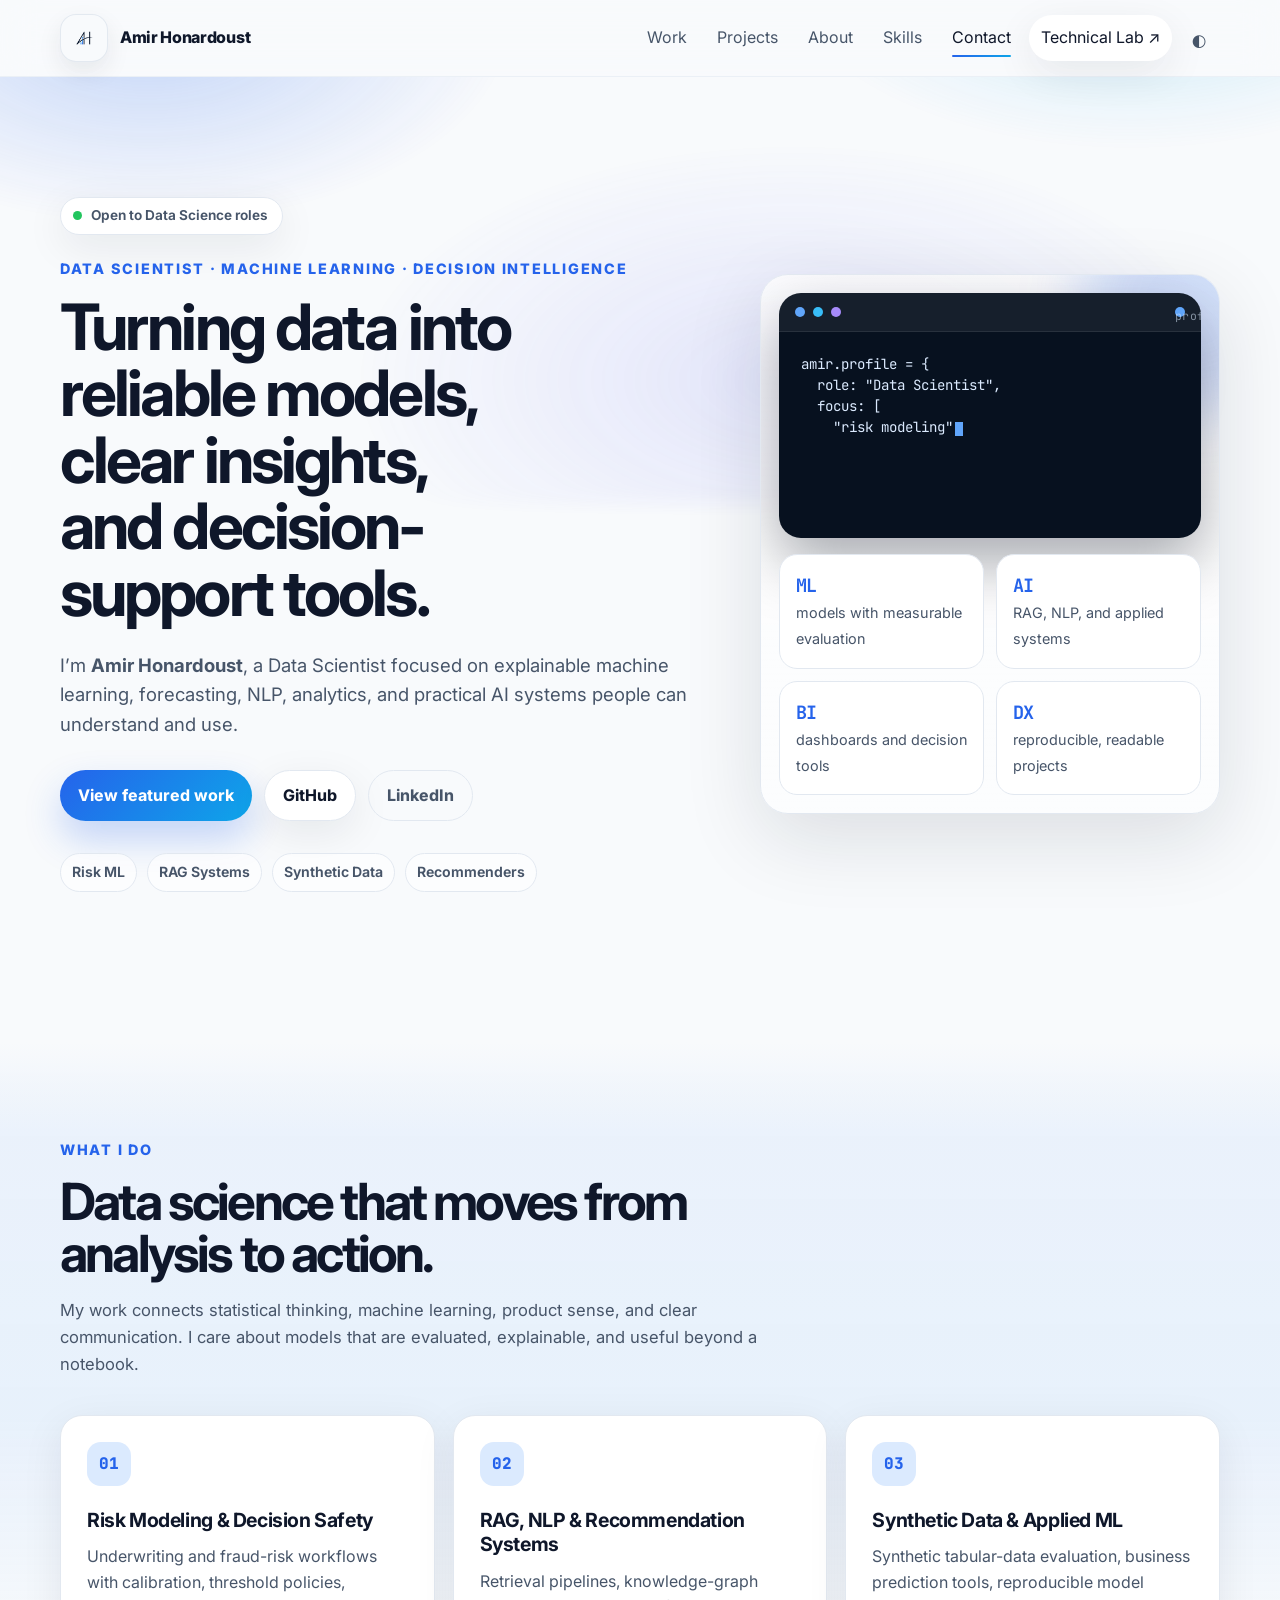
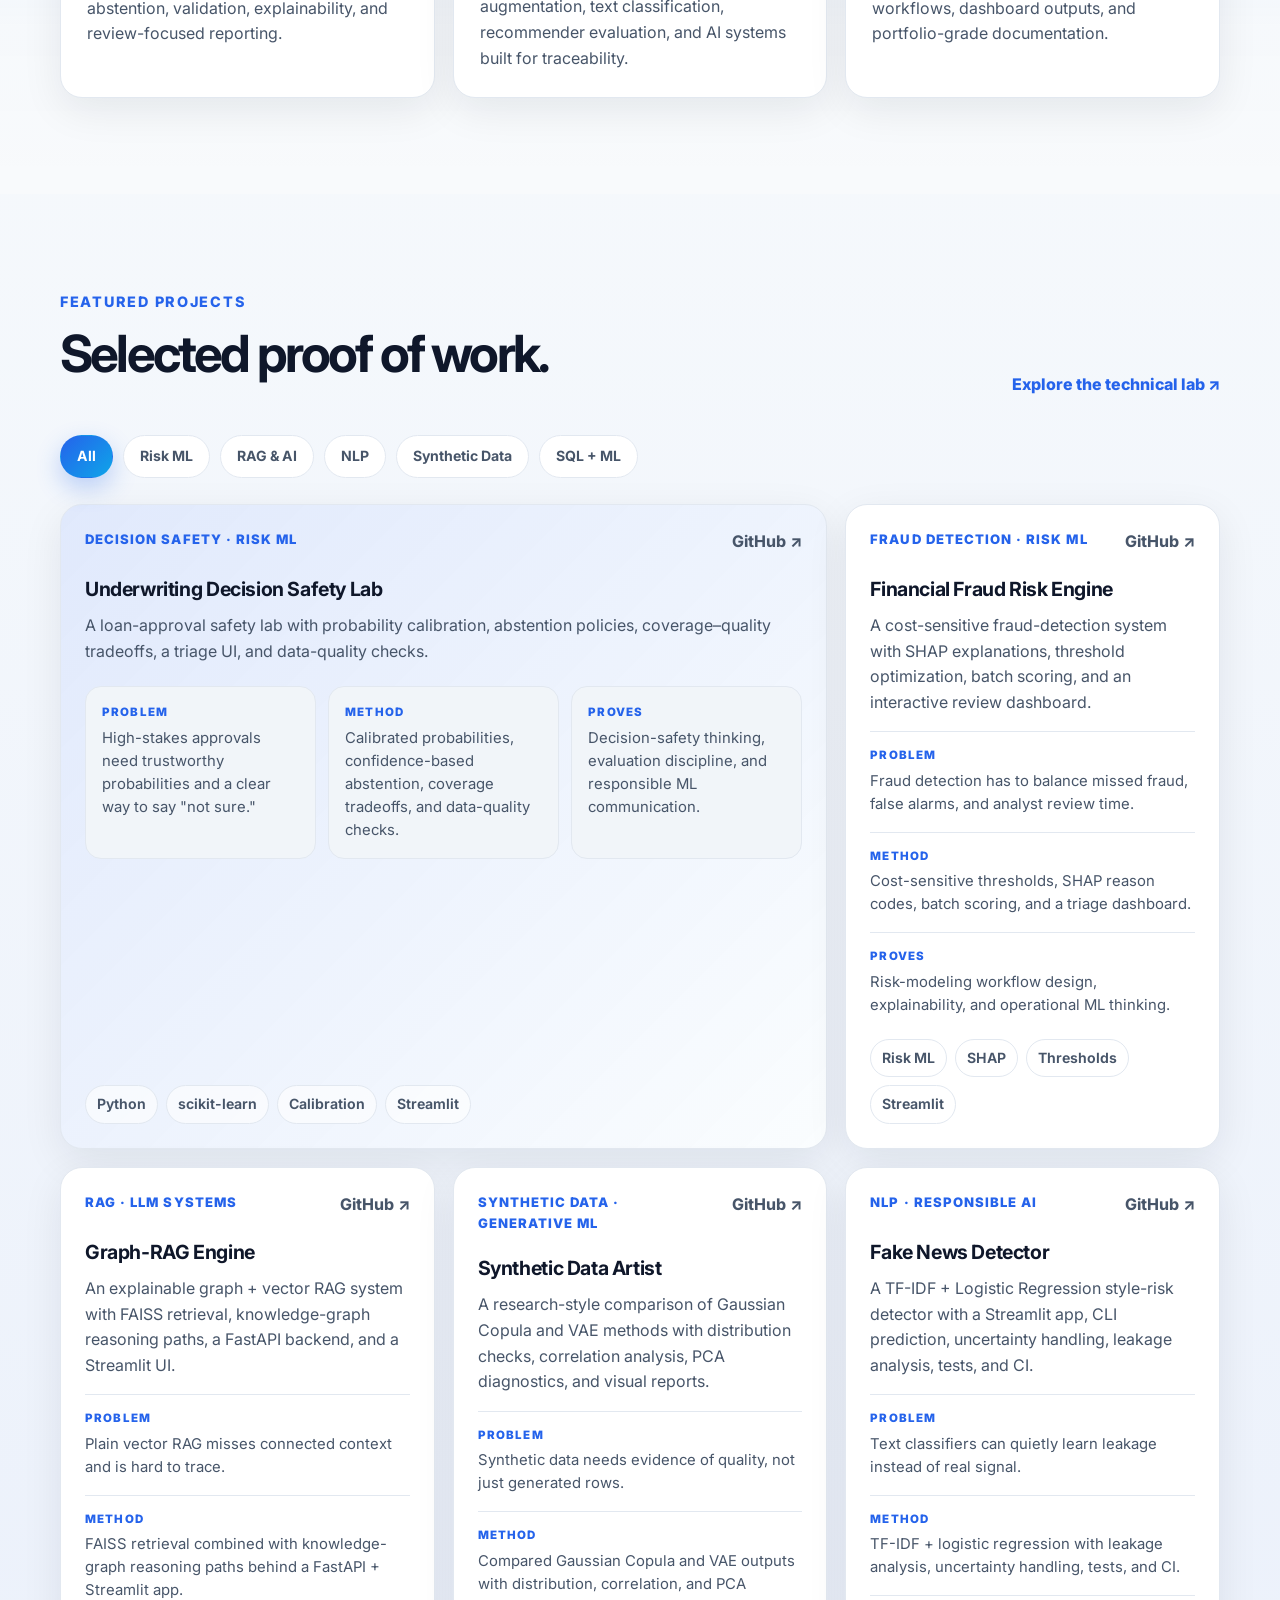
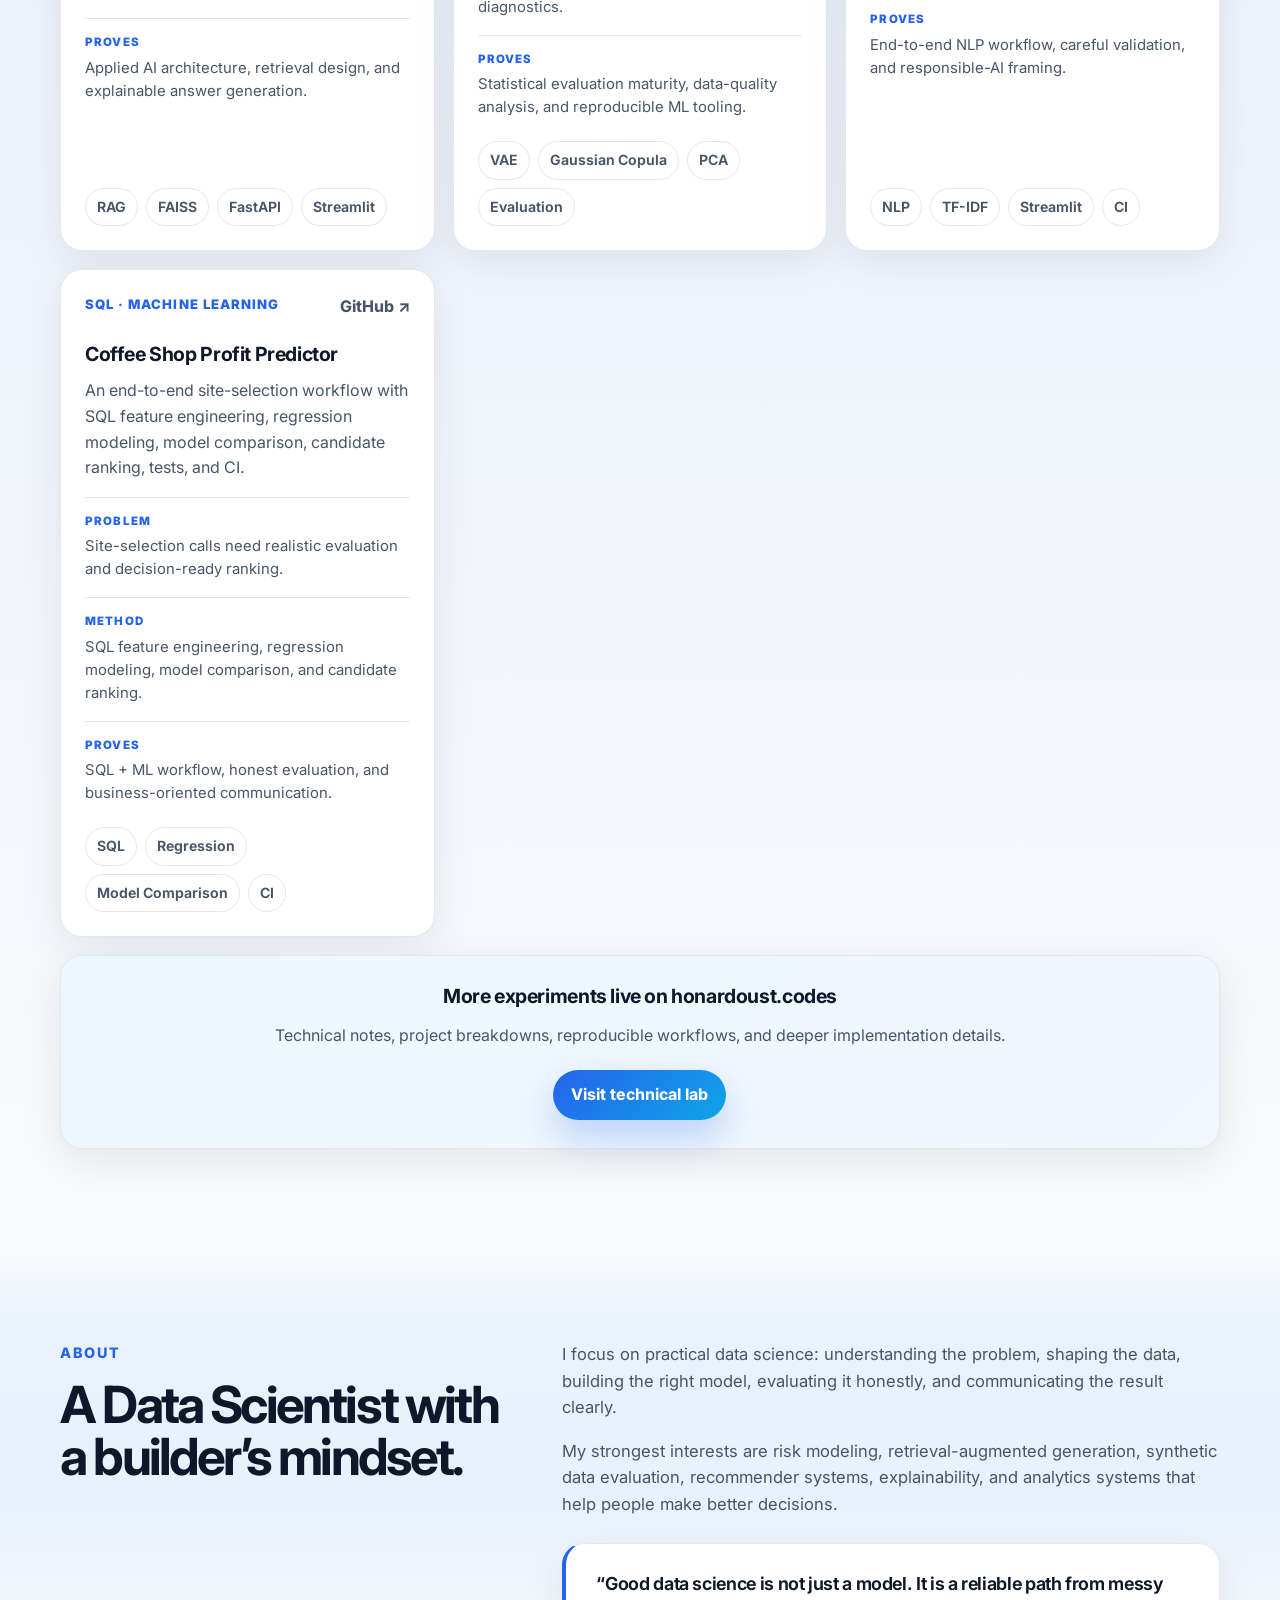
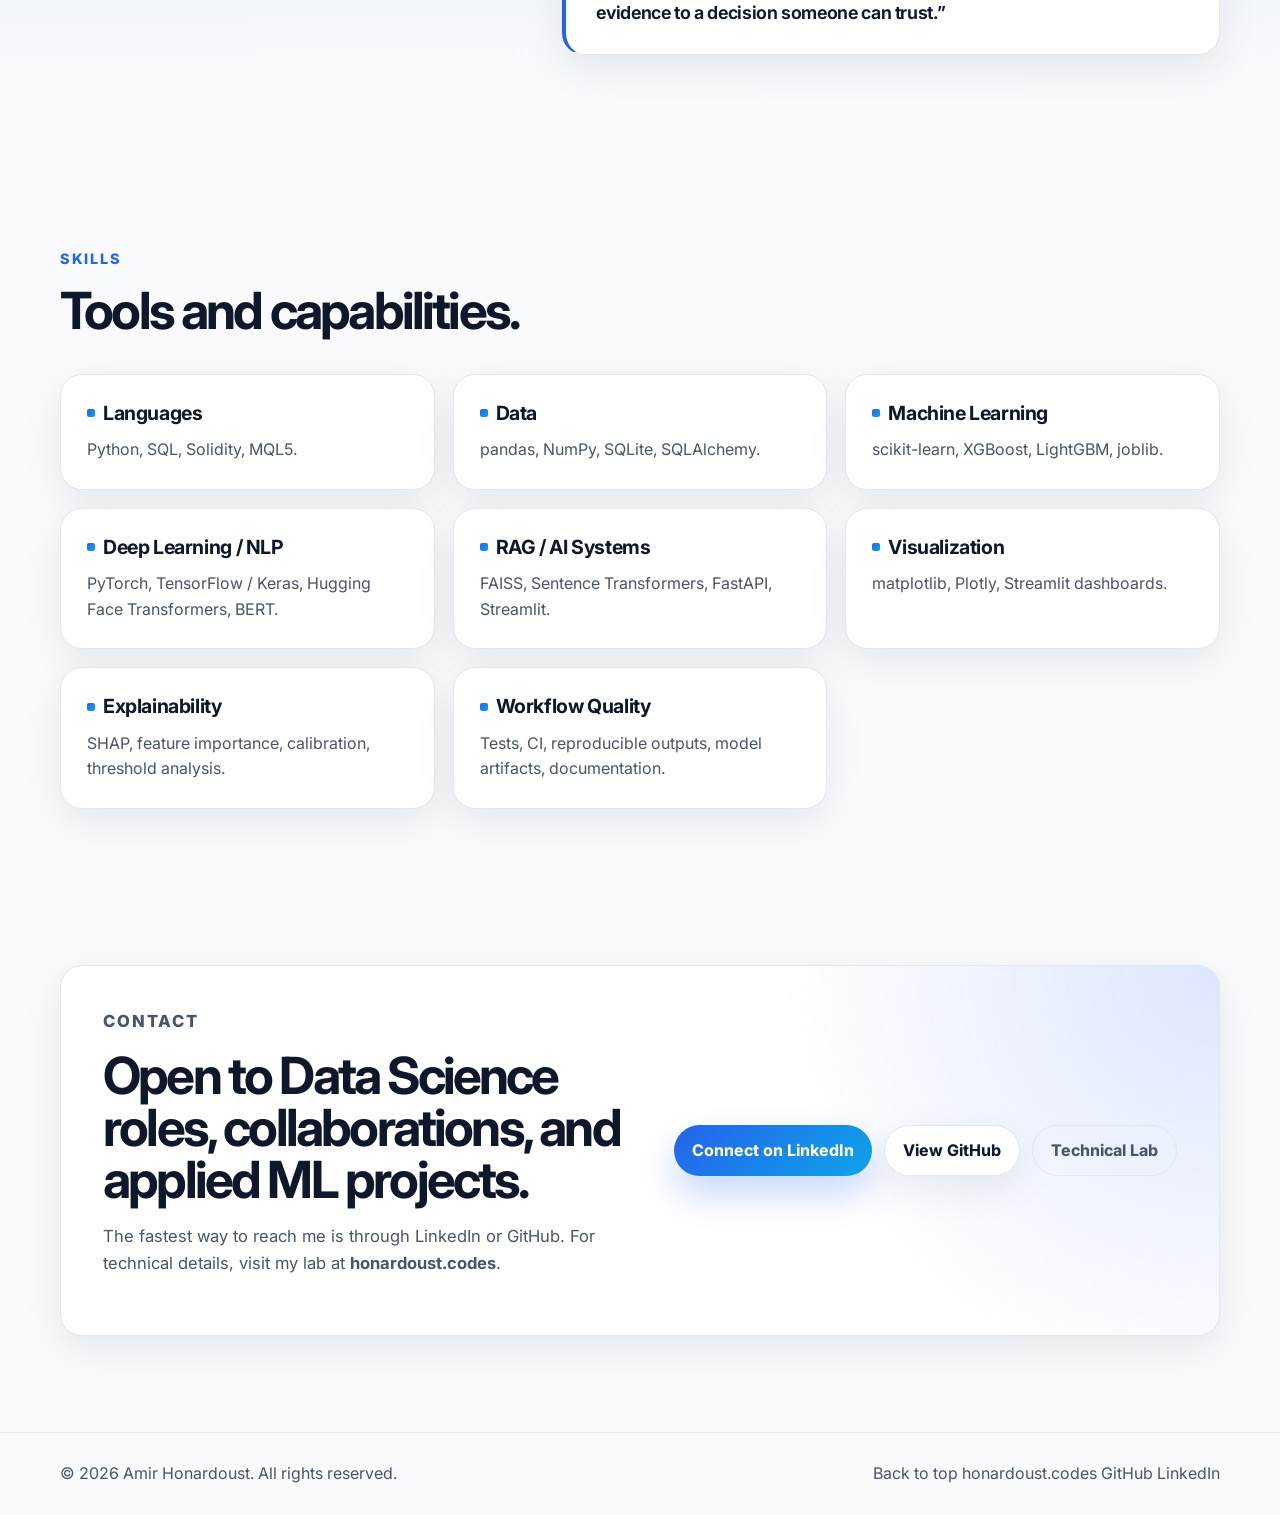
<file: index.html>
<!doctype html>
<html lang="en" data-theme="light">
<head>
  <meta charset="utf-8" />
  <meta name="viewport" content="width=device-width, initial-scale=1" />
  <title>Amir Honardoust | Data Scientist</title>
  <meta name="description" content="Amir Honardoust is a Data Scientist building applied ML, RAG, synthetic data, recommender systems, risk modeling, and decision-support tools." />
  <meta name="author" content="Amir Honardoust" />
  <meta name="theme-color" content="#2563eb" />

  <link rel="canonical" href="https://honardoust.me/" />
  <link rel="icon" type="image/png" sizes="512x512" href="assets/favicon.png?v=4">
  <link rel="apple-touch-icon" href="assets/apple-touch-icon.png?v=4">
  <link rel="manifest" href="assets/site.webmanifest">

  <meta property="og:title" content="Amir Honardoust | Data Scientist" />
  <meta property="og:description" content="Data Scientist building applied ML systems, RAG workflows, risk models, recommender systems, and analytics products that turn data into decisions." />
  <meta property="og:type" content="website" />
  <meta property="og:url" content="https://honardoust.me/" />
  <meta property="og:image" content="https://honardoust.me/assets/og-image.png" />

  <meta name="twitter:card" content="summary_large_image" />
  <meta name="twitter:title" content="Amir Honardoust | Data Scientist" />
  <meta name="twitter:description" content="Data Scientist building applied ML, RAG, risk, and decision-support systems." />

  <link rel="preconnect" href="https://fonts.googleapis.com" />
  <link rel="preconnect" href="https://fonts.gstatic.com" crossorigin />
  <link href="https://fonts.googleapis.com/css2?family=Inter:wght@400;500;600;700;800&family=JetBrains+Mono:wght@500;700&display=swap" rel="stylesheet" />
  <link rel="stylesheet" href="styles.css" />

  <script type="application/ld+json">
  {
    "@context": "https://schema.org",
    "@type": "Person",
    "name": "Amir Honardoust",
    "url": "https://honardoust.me/",
    "jobTitle": "Data Scientist",
    "sameAs": [
      "https://github.com/AmirhosseinHonardoust",
      "https://www.linkedin.com/in/honardoust/",
      "https://honardoust.codes/"
    ],
    "knowsAbout": [
      "Data Science",
      "Machine Learning",
      "Risk Modeling",
      "Natural Language Processing",
      "Retrieval-Augmented Generation",
      "Synthetic Data",
      "Recommender Systems",
      "Explainable AI",
      "Analytics",
      "Python",
      "SQL"
    ]
  }
  </script>
</head>

<body>
  <div class="scroll-progress" aria-hidden="true"></div>
  <a class="skip-link" href="#main">Skip to content</a>

  <header class="site-header" id="top">
    <nav class="nav container" aria-label="Primary navigation">
      <a class="brand" href="#top" aria-label="Amir Honardoust home">
        <span class="brand-logo-card" aria-hidden="true">
          <img class="brand-logo-image" src="assets/logo-icon.png" alt="">
        </span>
        <span class="brand-text">Amir Honardoust</span>
      </a>

      <button class="nav-toggle" type="button" aria-expanded="false" aria-controls="nav-menu">
        <span class="sr-only">Open menu</span>
        <span></span><span></span><span></span>
      </button>

      <div class="nav-menu" id="nav-menu">
        <a href="#work">Work</a>
        <a href="#projects">Projects</a>
        <a href="#about">About</a>
        <a href="#skills">Skills</a>
        <a href="#contact">Contact</a>
        <a class="nav-lab" href="https://honardoust.codes/" target="_blank" rel="noopener">Technical Lab ↗</a>
        <button class="theme-toggle" type="button" aria-label="Toggle dark mode">
          <span class="theme-icon">◐</span>
        </button>
      </div>
    </nav>
  </header>

  <main id="main">
    <section class="hero section">
      <div class="hero-aurora" aria-hidden="true"></div>
      <div class="container hero-grid">
        <div class="hero-copy" data-reveal>
          <span class="availability"><span class="dot" aria-hidden="true"></span>Open to Data Science roles</span>
          <p class="eyebrow">Data Scientist · Machine Learning · Decision Intelligence</p>
          <h1>Turning data into reliable models, clear insights, and decision-support tools.</h1>
          <p class="hero-lede">
            I’m <strong>Amir Honardoust</strong>, a Data Scientist focused on explainable machine learning,
            forecasting, NLP, analytics, and practical AI systems people can understand and use.
          </p>

          <div class="hero-actions">
            <a class="btn btn-primary" href="#projects">View featured work</a>
            <a class="btn btn-secondary" href="https://github.com/AmirhosseinHonardoust" target="_blank" rel="noopener">GitHub</a>
            <a class="btn btn-ghost" href="https://www.linkedin.com/in/honardoust/" target="_blank" rel="noopener">LinkedIn</a>
          </div>

          <div class="signal-row" aria-label="Professional focus areas">
            <span>Risk ML</span>
            <span>RAG Systems</span>
            <span>Synthetic Data</span>
            <span>Recommenders</span>
          </div>
        </div>

        <aside class="hero-card" aria-label="Profile summary" data-reveal>
          <div class="card-glow"></div>
          <div class="mini-terminal">
            <div class="terminal-top">
              <span></span><span></span><span></span>
              <span class="terminal-file">profile.py</span>
            </div>
            <pre><code class="terminal-code" data-typed>amir.profile = {
  role: "Data Scientist",
  focus: [
    "risk modeling",
    "RAG systems",
    "synthetic data",
    "recommenders"
  ],
  output: "decisions"
}</code></pre>
          </div>

          <div class="metrics-grid" data-reveal-stagger>
            <div>
              <strong>ML</strong>
              <span>models with measurable evaluation</span>
            </div>
            <div>
              <strong>AI</strong>
              <span>RAG, NLP, and applied systems</span>
            </div>
            <div>
              <strong>BI</strong>
              <span>dashboards and decision tools</span>
            </div>
            <div>
              <strong>DX</strong>
              <span>reproducible, readable projects</span>
            </div>
          </div>
        </aside>
      </div>
    </section>

    <section class="section section-soft" id="work">
      <div class="container">
        <div class="section-heading" data-reveal>
          <p class="eyebrow">What I do</p>
          <h2>Data science that moves from analysis to action.</h2>
          <p>
            My work connects statistical thinking, machine learning, product sense, and clear communication.
            I care about models that are evaluated, explainable, and useful beyond a notebook.
          </p>
        </div>

        <div class="work-grid" data-reveal-stagger>
          <article class="work-card">
            <div class="icon-box">01</div>
            <h3>Risk Modeling & Decision Safety</h3>
            <p>
              Underwriting and fraud-risk workflows with calibration, threshold policies,
              abstention, validation, explainability, and review-focused reporting.
            </p>
          </article>

          <article class="work-card">
            <div class="icon-box">02</div>
            <h3>RAG, NLP & Recommendation Systems</h3>
            <p>
              Retrieval pipelines, knowledge-graph augmentation, text classification,
              recommender evaluation, and AI systems built for traceability.
            </p>
          </article>

          <article class="work-card">
            <div class="icon-box">03</div>
            <h3>Synthetic Data & Applied ML</h3>
            <p>
              Synthetic tabular-data evaluation, business prediction tools, reproducible
              model workflows, dashboard outputs, and portfolio-grade documentation.
            </p>
          </article>
        </div>
      </div>
    </section>

    <section class="section projects-section" id="projects">
      <div class="container">
        <div class="section-heading row-heading" data-reveal>
          <div>
            <p class="eyebrow">Featured projects</p>
            <h2>Selected proof of work.</h2>
          </div>
          <a class="text-link" href="https://honardoust.codes/" target="_blank" rel="noopener">Explore the technical lab ↗</a>
        </div>

        <div class="project-filters" role="group" aria-label="Filter projects by area" data-reveal>
          <button class="filter-chip is-active" type="button" data-filter="all" aria-pressed="true">All</button>
          <button class="filter-chip" type="button" data-filter="risk" aria-pressed="false">Risk ML</button>
          <button class="filter-chip" type="button" data-filter="ai" aria-pressed="false">RAG &amp; AI</button>
          <button class="filter-chip" type="button" data-filter="nlp" aria-pressed="false">NLP</button>
          <button class="filter-chip" type="button" data-filter="data" aria-pressed="false">Synthetic Data</button>
          <button class="filter-chip" type="button" data-filter="sql" aria-pressed="false">SQL + ML</button>
        </div>

        <div class="project-grid">
          <article class="project-card featured" data-categories="risk">
            <div class="project-top">
              <p class="project-kicker">Decision Safety · Risk ML</p>
              <a href="https://github.com/AmirhosseinHonardoust/Underwriting-Decision-Safety-Lab" target="_blank" rel="noopener">GitHub ↗</a>
            </div>
            <h3>Underwriting Decision Safety Lab</h3>
            <p>
              A loan-approval safety lab with probability calibration, abstention policies,
              coverage–quality tradeoffs, a triage UI, and data-quality checks.
            </p>

            <div class="project-meta-grid">
              <div class="project-meta">
                <span>Problem</span>
                <p>High-stakes approvals need trustworthy probabilities and a clear way to say "not sure."</p>
              </div>
              <div class="project-meta">
                <span>Method</span>
                <p>Calibrated probabilities, confidence-based abstention, coverage tradeoffs, and data-quality checks.</p>
              </div>
              <div class="project-meta">
                <span>Proves</span>
                <p>Decision-safety thinking, evaluation discipline, and responsible ML communication.</p>
              </div>
            </div>

            <div class="tag-row">
              <span>Python</span><span>scikit-learn</span><span>Calibration</span><span>Streamlit</span>
            </div>
          </article>

          <article class="project-card" data-categories="risk">
            <div class="project-top">
              <p class="project-kicker">Fraud Detection · Risk ML</p>
              <a href="https://github.com/AmirhosseinHonardoust/Financial-Fraud-Risk-Engine" target="_blank" rel="noopener">GitHub ↗</a>
            </div>
            <h3>Financial Fraud Risk Engine</h3>
            <p>
              A cost-sensitive fraud-detection system with SHAP explanations, threshold optimization,
              batch scoring, and an interactive review dashboard.
            </p>

            <div class="project-meta">
              <span>Problem</span>
              <p>Fraud detection has to balance missed fraud, false alarms, and analyst review time.</p>
            </div>
            <div class="project-meta">
              <span>Method</span>
              <p>Cost-sensitive thresholds, SHAP reason codes, batch scoring, and a triage dashboard.</p>
            </div>
            <div class="project-meta">
              <span>Proves</span>
              <p>Risk-modeling workflow design, explainability, and operational ML thinking.</p>
            </div>

            <div class="tag-row">
              <span>Risk ML</span><span>SHAP</span><span>Thresholds</span><span>Streamlit</span>
            </div>
          </article>

          <article class="project-card" data-categories="ai">
            <div class="project-top">
              <p class="project-kicker">RAG · LLM Systems</p>
              <a href="https://github.com/AmirhosseinHonardoust/Graph-RAG-Engine" target="_blank" rel="noopener">GitHub ↗</a>
            </div>
            <h3>Graph-RAG Engine</h3>
            <p>
              An explainable graph + vector RAG system with FAISS retrieval, knowledge-graph reasoning paths,
              a FastAPI backend, and a Streamlit UI.
            </p>

            <div class="project-meta">
              <span>Problem</span>
              <p>Plain vector RAG misses connected context and is hard to trace.</p>
            </div>
            <div class="project-meta">
              <span>Method</span>
              <p>FAISS retrieval combined with knowledge-graph reasoning paths behind a FastAPI + Streamlit app.</p>
            </div>
            <div class="project-meta">
              <span>Proves</span>
              <p>Applied AI architecture, retrieval design, and explainable answer generation.</p>
            </div>

            <div class="tag-row">
              <span>RAG</span><span>FAISS</span><span>FastAPI</span><span>Streamlit</span>
            </div>
          </article>

          <article class="project-card" data-categories="data">
            <div class="project-top">
              <p class="project-kicker">Synthetic Data · Generative ML</p>
              <a href="https://github.com/AmirhosseinHonardoust/Synthetic-Data-Artist" target="_blank" rel="noopener">GitHub ↗</a>
            </div>
            <h3>Synthetic Data Artist</h3>
            <p>
              A research-style comparison of Gaussian Copula and VAE methods with distribution checks,
              correlation analysis, PCA diagnostics, and visual reports.
            </p>

            <div class="project-meta">
              <span>Problem</span>
              <p>Synthetic data needs evidence of quality, not just generated rows.</p>
            </div>
            <div class="project-meta">
              <span>Method</span>
              <p>Compared Gaussian Copula and VAE outputs with distribution, correlation, and PCA diagnostics.</p>
            </div>
            <div class="project-meta">
              <span>Proves</span>
              <p>Statistical evaluation maturity, data-quality analysis, and reproducible ML tooling.</p>
            </div>

            <div class="tag-row">
              <span>VAE</span><span>Gaussian Copula</span><span>PCA</span><span>Evaluation</span>
            </div>
          </article>

          <article class="project-card" data-categories="nlp">
            <div class="project-top">
              <p class="project-kicker">NLP · Responsible AI</p>
              <a href="https://github.com/AmirhosseinHonardoust/Fake-News-Detector" target="_blank" rel="noopener">GitHub ↗</a>
            </div>
            <h3>Fake News Detector</h3>
            <p>
              A TF-IDF + Logistic Regression style-risk detector with a Streamlit app, CLI prediction,
              uncertainty handling, leakage analysis, tests, and CI.
            </p>

            <div class="project-meta">
              <span>Problem</span>
              <p>Text classifiers can quietly learn leakage instead of real signal.</p>
            </div>
            <div class="project-meta">
              <span>Method</span>
              <p>TF-IDF + logistic regression with leakage analysis, uncertainty handling, tests, and CI.</p>
            </div>
            <div class="project-meta">
              <span>Proves</span>
              <p>End-to-end NLP workflow, careful validation, and responsible-AI framing.</p>
            </div>

            <div class="tag-row">
              <span>NLP</span><span>TF-IDF</span><span>Streamlit</span><span>CI</span>
            </div>
          </article>

          <article class="project-card" data-categories="sql">
            <div class="project-top">
              <p class="project-kicker">SQL · Machine Learning</p>
              <a href="https://github.com/AmirhosseinHonardoust/Coffee-Shop-Profit-Predictor" target="_blank" rel="noopener">GitHub ↗</a>
            </div>
            <h3>Coffee Shop Profit Predictor</h3>
            <p>
              An end-to-end site-selection workflow with SQL feature engineering, regression modeling,
              model comparison, candidate ranking, tests, and CI.
            </p>

            <div class="project-meta">
              <span>Problem</span>
              <p>Site-selection calls need realistic evaluation and decision-ready ranking.</p>
            </div>
            <div class="project-meta">
              <span>Method</span>
              <p>SQL feature engineering, regression modeling, model comparison, and candidate ranking.</p>
            </div>
            <div class="project-meta">
              <span>Proves</span>
              <p>SQL + ML workflow, honest evaluation, and business-oriented communication.</p>
            </div>

            <div class="tag-row">
              <span>SQL</span><span>Regression</span><span>Model Comparison</span><span>CI</span>
            </div>
          </article>

          <article class="project-card cta-card">
            <h3>More experiments live on honardoust.codes</h3>
            <p>
              Technical notes, project breakdowns, reproducible workflows, and deeper implementation details.
            </p>
            <a class="btn btn-primary" href="https://honardoust.codes/" target="_blank" rel="noopener">Visit technical lab</a>
          </article>
        </div>
      </div>
    </section>

    <section class="section section-soft" id="about">
      <div class="container about-grid" data-reveal>
        <div>
          <p class="eyebrow">About</p>
          <h2>A Data Scientist with a builder’s mindset.</h2>
        </div>

        <div class="about-copy">
          <p>
            I focus on practical data science: understanding the problem, shaping the data,
            building the right model, evaluating it honestly, and communicating the result clearly.
          </p>
          <p>
            My strongest interests are risk modeling, retrieval-augmented generation,
            synthetic data evaluation, recommender systems, explainability, and analytics systems that help people make better decisions.
          </p>

          <div class="quote-card">
            <p>
              “Good data science is not just a model. It is a reliable path from messy evidence
              to a decision someone can trust.”
            </p>
          </div>
        </div>
      </div>
    </section>

    <section class="section" id="skills">
      <div class="container">
        <div class="section-heading" data-reveal>
          <p class="eyebrow">Skills</p>
          <h2>Tools and capabilities.</h2>
        </div>

        <div class="skills-grid" data-reveal-stagger>
          <div class="skill-group">
            <h3>Languages</h3>
            <p>Python, SQL, Solidity, MQL5.</p>
          </div>
          <div class="skill-group">
            <h3>Data</h3>
            <p>pandas, NumPy, SQLite, SQLAlchemy.</p>
          </div>
          <div class="skill-group">
            <h3>Machine Learning</h3>
            <p>scikit-learn, XGBoost, LightGBM, joblib.</p>
          </div>
          <div class="skill-group">
            <h3>Deep Learning / NLP</h3>
            <p>PyTorch, TensorFlow / Keras, Hugging Face Transformers, BERT.</p>
          </div>
          <div class="skill-group">
            <h3>RAG / AI Systems</h3>
            <p>FAISS, Sentence Transformers, FastAPI, Streamlit.</p>
          </div>
          <div class="skill-group">
            <h3>Visualization</h3>
            <p>matplotlib, Plotly, Streamlit dashboards.</p>
          </div>
          <div class="skill-group">
            <h3>Explainability</h3>
            <p>SHAP, feature importance, calibration, threshold analysis.</p>
          </div>
          <div class="skill-group">
            <h3>Workflow Quality</h3>
            <p>Tests, CI, reproducible outputs, model artifacts, documentation.</p>
          </div>
        </div>
      </div>
    </section>

    <section class="section contact-section" id="contact">
      <div class="container contact-card" data-reveal>
        <div>
          <p class="eyebrow">Contact</p>
          <h2>Open to Data Science roles, collaborations, and applied ML projects.</h2>
          <p>
            The fastest way to reach me is through LinkedIn or GitHub. For technical details,
            visit my lab at <strong>honardoust.codes</strong>.
          </p>
        </div>

        <div class="contact-actions">
          <a class="btn btn-primary" href="https://www.linkedin.com/in/honardoust/" target="_blank" rel="noopener">Connect on LinkedIn</a>
          <a class="btn btn-secondary" href="https://github.com/AmirhosseinHonardoust" target="_blank" rel="noopener">View GitHub</a>
          <a class="btn btn-ghost" href="https://honardoust.codes/" target="_blank" rel="noopener">Technical Lab</a>
        </div>
      </div>
    </section>
  </main>

  <footer class="site-footer">
    <div class="container footer-grid">
      <p>© <span id="year"></span> Amir Honardoust. All rights reserved.</p>
      <div class="footer-links">
        <a href="#top" class="back-to-top">Back to top</a>
        <a href="https://honardoust.codes/" target="_blank" rel="noopener">honardoust.codes</a>
        <a href="https://github.com/AmirhosseinHonardoust" target="_blank" rel="noopener">GitHub</a>
        <a href="https://www.linkedin.com/in/honardoust/" target="_blank" rel="noopener">LinkedIn</a>
      </div>
    </div>
  </footer>

  <script src="script.js"></script>
</body>
</html>
</file>
<file: styles.css>
:root {
  --bg: #f8fafc;
  --bg-soft: #eef6ff;
  --surface: #ffffff;
  --surface-2: #f1f5f9;
  --text: #0f172a;
  --muted: #475569;
  --muted-2: #64748b;
  --border: #e2e8f0;
  --accent: #2563eb;
  --accent-2: #0ea5e9;
  --accent-soft: #dbeafe;
  --shadow: 0 24px 80px rgba(15, 23, 42, 0.12);
  --shadow-soft: 0 12px 40px rgba(15, 23, 42, 0.08);
  --ring: 0 0 0 3px rgba(37, 99, 235, 0.35);
  --radius-xl: 28px;
  --radius-lg: 22px;
  --radius-md: 16px;
  --container: 1160px;
}

html[data-theme="dark"] {
  --bg: #08111f;
  --bg-soft: #0d1728;
  --surface: #101c2f;
  --surface-2: #0f1a2b;
  --text: #e5edf8;
  --muted: #a7b4c7;
  --muted-2: #8292aa;
  --border: #22314a;
  --accent: #60a5fa;
  --accent-2: #38bdf8;
  --accent-soft: rgba(96, 165, 250, 0.16);
  --shadow: 0 24px 80px rgba(0, 0, 0, 0.34);
  --shadow-soft: 0 12px 40px rgba(0, 0, 0, 0.24);
  --ring: 0 0 0 3px rgba(96, 165, 250, 0.4);
}

* {
  box-sizing: border-box;
}

html {
  scroll-behavior: smooth;
  scroll-padding-top: 90px;
}

body {
  margin: 0;
  background: var(--bg);
  color: var(--text);
  font-family: Inter, system-ui, -apple-system, BlinkMacSystemFont, "Segoe UI", sans-serif;
  line-height: 1.6;
  transition: background 200ms ease, color 200ms ease;
}

a {
  color: inherit;
  text-decoration: none;
}

button,
input,
textarea,
select {
  font: inherit;
}

:focus-visible {
  outline: none;
  box-shadow: var(--ring);
  border-radius: 10px;
}

.container {
  width: min(100% - 40px, var(--container));
  margin-inline: auto;
}

.section {
  padding: 96px 0;
}

/* ----------------------------------------------------------
   Soft sections
   ---------------------------------------------------------- */
.section-soft {
  position: relative;
  background:
    linear-gradient(
      180deg,
      rgba(96, 165, 250, 0.085) 0%,
      rgba(96, 165, 250, 0.11) 50%,
      rgba(96, 165, 250, 0.01) 78%,
      transparent 100%
    ),
    var(--bg);
  border-block: 0;
}

.section-soft::before,
.section-soft::after {
  content: "";
  position: absolute;
  left: 0;
  right: 0;
  height: 90px;
  pointer-events: none;
  z-index: 0;
}

.section-soft::before {
  top: 0;
  background: linear-gradient(180deg, var(--bg), transparent);
}

.section-soft::after {
  bottom: 0;
  background: linear-gradient(0deg, var(--bg), transparent);
}

.section-soft > .container {
  position: relative;
  z-index: 1;
}

html[data-theme="dark"] .section-soft {
  background:
    linear-gradient(
      180deg,
      rgba(96, 165, 250, 0.08) 0%,
      rgba(96, 165, 250, 0.04) 42%,
      rgba(96, 165, 250, 0.015) 74%,
      transparent 100%
    ),
    var(--bg);
}

/* ----------------------------------------------------------
   Skip link / sr-only
   ---------------------------------------------------------- */
.skip-link {
  position: absolute;
  left: -999px;
  top: 16px;
  z-index: 100;
  background: var(--accent);
  color: white;
  padding: 10px 14px;
  border-radius: 999px;
}

.skip-link:focus {
  left: 16px;
}

.sr-only {
  position: absolute;
  width: 1px;
  height: 1px;
  overflow: hidden;
  clip: rect(0, 0, 0, 0);
}

/* ----------------------------------------------------------
   Scroll progress bar
   ---------------------------------------------------------- */
.scroll-progress {
  position: fixed;
  top: 0;
  left: 0;
  width: 100%;
  height: 3px;
  z-index: 60;
  transform: scaleX(0);
  transform-origin: 0 50%;
  background: linear-gradient(90deg, var(--accent), var(--accent-2));
  transition: transform 80ms linear;
}

/* ----------------------------------------------------------
   Header / nav
   ---------------------------------------------------------- */
.site-header {
  position: sticky;
  top: 0;
  z-index: 50;
  background: rgba(248, 250, 252, 0.72);
  backdrop-filter: blur(18px);
  border-bottom: 1px solid rgba(226, 232, 240, 0.6);
  transition: box-shadow 220ms ease, background 220ms ease, border-color 220ms ease;
}

.site-header.is-scrolled {
  box-shadow: 0 10px 30px rgba(15, 23, 42, 0.06);
  border-bottom-color: var(--border);
}

html[data-theme="dark"] .site-header {
  background: rgba(8, 17, 31, 0.74);
  border-bottom-color: rgba(34, 49, 74, 0.6);
}

html[data-theme="dark"] .site-header.is-scrolled {
  box-shadow: 0 10px 30px rgba(0, 0, 0, 0.4);
}

.nav {
  min-height: 76px;
  display: flex;
  align-items: center;
  justify-content: space-between;
  gap: 24px;
}

.brand {
  display: inline-flex;
  align-items: center;
  gap: 12px;
  font-weight: 800;
  letter-spacing: -0.02em;
}

.brand-logo-card {
  width: 48px;
  height: 48px;
  flex: 0 0 48px;
  display: grid;
  place-items: center;
  padding: 6px;
  border-radius: 16px;
  background: #f8fafc;
  border: 1px solid rgba(226, 232, 240, 0.95);
  box-shadow: 0 10px 24px rgba(15, 23, 42, 0.08);
  transition: transform 220ms ease, box-shadow 220ms ease;
}

.brand:hover .brand-logo-card {
  transform: translateY(-1px) rotate(-2deg);
  box-shadow: 0 14px 30px rgba(15, 23, 42, 0.14);
}

.brand-logo-image {
  width: 100%;
  height: 100%;
  object-fit: contain;
  display: block;
}

html[data-theme="dark"] .brand-logo-card {
  background: #f8fafc;
  border-color: rgba(226, 232, 240, 0.85);
  box-shadow: 0 12px 30px rgba(0, 0, 0, 0.28);
}

.brand-text {
  color: var(--text);
}

.nav-menu {
  display: flex;
  align-items: center;
  gap: 6px;
}

.nav-menu a,
.theme-toggle {
  position: relative;
  border: 0;
  background: transparent;
  color: var(--muted);
  padding: 10px 12px;
  border-radius: 999px;
  cursor: pointer;
  transition: color 160ms ease, background 160ms ease;
}

.nav-menu a:hover,
.theme-toggle:hover {
  background: var(--surface-2);
  color: var(--text);
}

/* active section indicator */
.nav-menu a.is-active {
  color: var(--text);
}

.nav-menu a.is-active::after {
  content: "";
  position: absolute;
  left: 12px;
  right: 12px;
  bottom: 4px;
  height: 2px;
  border-radius: 2px;
  background: linear-gradient(90deg, var(--accent), var(--accent-2));
}

.nav-lab {
  border: 1px solid var(--border);
  background: var(--surface) !important;
  color: var(--text) !important;
  box-shadow: var(--shadow-soft);
}

.nav-lab.is-active::after {
  display: none;
}

.theme-toggle {
  display: inline-grid;
  place-items: center;
  width: 42px;
  height: 42px;
  font-size: 1.05rem;
}

.theme-toggle .theme-icon {
  transition: transform 320ms ease;
}

.theme-toggle:hover .theme-icon {
  transform: rotate(180deg);
}

.nav-toggle {
  display: none;
  width: 44px;
  height: 44px;
  border: 1px solid var(--border);
  border-radius: 14px;
  background: var(--surface);
  cursor: pointer;
}

.nav-toggle span:not(.sr-only) {
  display: block;
  width: 18px;
  height: 2px;
  margin: 4px auto;
  background: var(--text);
  border-radius: 999px;
}

/* ----------------------------------------------------------
   Hero
   ---------------------------------------------------------- */
.hero {
  position: relative;
  padding: 120px 0 150px;
  overflow: hidden;
}

/* ambient aurora behind the hero */
.hero-aurora {
  position: absolute;
  inset: -20% -10% auto -10%;
  height: 620px;
  z-index: 0;
  pointer-events: none;
  background:
    radial-gradient(40% 55% at 18% 22%, rgba(37, 99, 235, 0.28), transparent 60%),
    radial-gradient(38% 50% at 82% 12%, rgba(14, 165, 233, 0.24), transparent 62%),
    radial-gradient(45% 60% at 60% 80%, rgba(99, 102, 241, 0.16), transparent 65%);
  filter: blur(8px);
  opacity: 0.9;
  animation: auroraDrift 18s ease-in-out infinite alternate;
}

html[data-theme="dark"] .hero-aurora {
  opacity: 0.6;
}

@keyframes auroraDrift {
  0%   { transform: translate3d(0, 0, 0) scale(1); }
  50%  { transform: translate3d(2%, 1.5%, 0) scale(1.05); }
  100% { transform: translate3d(-2%, -1%, 0) scale(1.02); }
}

.hero::after {
  content: "";
  position: absolute;
  left: 0;
  right: 0;
  bottom: 0;
  height: 140px;
  pointer-events: none;
  background: linear-gradient(
    180deg,
    transparent 0%,
    rgba(248, 250, 252, 0.55) 55%,
    var(--bg) 100%
  );
  z-index: 0;
}

.hero > .container {
  position: relative;
  z-index: 1;
}

html[data-theme="dark"] .hero::after {
  background: linear-gradient(
    180deg,
    transparent 0%,
    rgba(8, 17, 31, 0.55) 55%,
    var(--bg) 100%
  );
}

.hero-grid {
  display: grid;
  grid-template-columns: minmax(0, 1.05fr) minmax(360px, 0.75fr);
  gap: 56px;
  align-items: center;
}

.eyebrow {
  color: var(--accent);
  font-weight: 800;
  letter-spacing: 0.12em;
  text-transform: uppercase;
  font-size: 0.9rem;
  margin: 0 0 14px;
}

/* availability badge */
.availability {
  display: inline-flex;
  align-items: center;
  gap: 9px;
  margin-bottom: 22px;
  padding: 7px 14px 7px 12px;
  border-radius: 999px;
  border: 1px solid var(--border);
  background: var(--surface);
  box-shadow: var(--shadow-soft);
  font-size: 0.85rem;
  font-weight: 650;
  color: var(--muted);
}

.availability .dot {
  width: 9px;
  height: 9px;
  border-radius: 50%;
  background: #22c55e;
  box-shadow: 0 0 0 0 rgba(34, 197, 94, 0.6);
  animation: pulse 2.4s ease-out infinite;
}

@keyframes pulse {
  0%   { box-shadow: 0 0 0 0 rgba(34, 197, 94, 0.55); }
  70%  { box-shadow: 0 0 0 9px rgba(34, 197, 94, 0); }
  100% { box-shadow: 0 0 0 0 rgba(34, 197, 94, 0); }
}

h1,
h2,
h3,
p {
  margin-top: 0;
}

h1 {
  font-size: clamp(2.6rem, 5vw, 4.8rem);
  line-height: 1.02;
  letter-spacing: -0.045em;
  margin-bottom: 24px;
  max-width: 10ch;
}

.hero-copy h1 {
  font-size: clamp(2.6rem, 5vw, 4.8rem);
  line-height: 1.04;
  letter-spacing: -0.045em;
  max-width: 12ch;
  text-wrap: balance;
}

h2 {
  font-size: clamp(2.1rem, 4vw, 3.6rem);
  line-height: 1.02;
  letter-spacing: -0.055em;
  margin-bottom: 18px;
}

h3 {
  font-size: 1.22rem;
  line-height: 1.25;
  letter-spacing: -0.02em;
  margin-bottom: 12px;
}

.hero-lede {
  max-width: 720px;
  color: var(--muted);
  font-size: 1.16rem;
  margin-bottom: 30px;
}

.hero-actions,
.contact-actions {
  display: flex;
  flex-wrap: wrap;
  gap: 12px;
}

.btn {
  display: inline-flex;
  align-items: center;
  justify-content: center;
  min-height: 46px;
  padding: 12px 18px;
  border-radius: 999px;
  font-weight: 750;
  transition: transform 180ms ease, box-shadow 180ms ease, background 180ms ease;
}

.btn:hover {
  transform: translateY(-2px);
}

.btn:active {
  transform: translateY(0);
}

.btn-primary {
  background: linear-gradient(135deg, var(--accent), var(--accent-2));
  color: white;
  box-shadow: 0 18px 36px rgba(37, 99, 235, 0.25);
}

.btn-primary:hover {
  box-shadow: 0 22px 44px rgba(37, 99, 235, 0.34);
}

.btn-secondary {
  background: var(--surface);
  color: var(--text);
  border: 1px solid var(--border);
  box-shadow: var(--shadow-soft);
}

.btn-ghost {
  background: transparent;
  color: var(--muted);
  border: 1px solid var(--border);
}

.btn-ghost:hover {
  color: var(--text);
  border-color: var(--accent);
}

.signal-row {
  margin-top: 32px;
  display: flex;
  flex-wrap: wrap;
  gap: 10px;
}

.signal-row span,
.tag-row span {
  display: inline-flex;
  align-items: center;
  border: 1px solid var(--border);
  color: var(--muted);
  background: rgba(255, 255, 255, 0.62);
  padding: 7px 11px;
  border-radius: 999px;
  font-size: 0.88rem;
  font-weight: 650;
}

html[data-theme="dark"] .signal-row span,
html[data-theme="dark"] .tag-row span {
  background: rgba(255, 255, 255, 0.04);
}

/* ----------------------------------------------------------
   Hero card / terminal
   ---------------------------------------------------------- */
.hero-card {
  position: relative;
  padding: 18px;
  border-radius: var(--radius-xl);
  border: 1px solid var(--border);
  background: linear-gradient(180deg, rgba(255, 255, 255, 0.82), rgba(255, 255, 255, 0.52));
  box-shadow: var(--shadow);
  overflow: hidden;
}

html[data-theme="dark"] .hero-card {
  background: linear-gradient(180deg, rgba(16, 28, 47, 0.86), rgba(16, 28, 47, 0.56));
}

.card-glow {
  position: absolute;
  inset: -80px -80px auto auto;
  width: 220px;
  height: 220px;
  background: rgba(37, 99, 235, 0.2);
  filter: blur(30px);
  border-radius: 50%;
}

.mini-terminal {
  position: relative;
  border-radius: 22px;
  background: #07111f;
  color: #dbeafe;
  overflow: hidden;
  box-shadow: 0 24px 60px rgba(2, 6, 23, 0.34);
}

.terminal-top {
  display: flex;
  align-items: center;
  gap: 8px;
  padding: 14px 16px;
  background: rgba(255, 255, 255, 0.06);
  border-bottom: 1px solid rgba(255, 255, 255, 0.08);
}

.terminal-top span {
  width: 10px;
  height: 10px;
  border-radius: 99px;
  background: #60a5fa;
}

.terminal-top span:nth-child(2) {
  background: #38bdf8;
}

.terminal-top span:nth-child(3) {
  background: #a78bfa;
}

.terminal-file {
  margin-left: auto;
  font-family: "JetBrains Mono", monospace;
  font-size: 0.72rem;
  letter-spacing: 0.04em;
  color: rgba(219, 234, 254, 0.55);
}

pre {
  margin: 0;
  padding: 22px;
  overflow-x: auto;
}

code {
  font-family: "JetBrains Mono", ui-monospace, SFMono-Regular, Menlo, Monaco, Consolas, monospace;
  font-size: 0.88rem;
}

/* terminal code: keep a stable height while typing so layout
   doesn't jump, and show a blinking caret */
.terminal-code {
  display: block;
  min-height: 11.5em;
  white-space: pre;
  line-height: 1.5;
}

.terminal-code.is-typing::after,
.terminal-code.is-done::after {
  content: "";
  display: inline-block;
  width: 8px;
  height: 1.05em;
  margin-left: 2px;
  vertical-align: text-bottom;
  background: #60a5fa;
  animation: caret 1s step-end infinite;
}

.terminal-code.is-done::after {
  opacity: 0.55;
}

@keyframes caret {
  0%, 100% { opacity: 1; }
  50%      { opacity: 0; }
}

.metrics-grid {
  position: relative;
  margin-top: 16px;
  display: grid;
  grid-template-columns: 1fr 1fr;
  gap: 12px;
}

.metrics-grid div {
  background: var(--surface);
  border: 1px solid var(--border);
  border-radius: 18px;
  padding: 16px;
  transition: transform 200ms ease, border-color 200ms ease;
}

.metrics-grid div:hover {
  transform: translateY(-3px);
  border-color: var(--accent);
}

.metrics-grid strong {
  display: block;
  font-size: 1.15rem;
  letter-spacing: -0.03em;
  color: var(--accent);
  font-family: "JetBrains Mono", monospace;
}

.metrics-grid span {
  color: var(--muted);
  font-size: 0.9rem;
}

/* ----------------------------------------------------------
   Section headings
   ---------------------------------------------------------- */
.section-heading {
  max-width: 760px;
  margin-bottom: 38px;
}

.section-heading p:not(.eyebrow),
.about-copy p,
.contact-card p {
  color: var(--muted);
  font-size: 1.04rem;
}

.row-heading {
  max-width: none;
  display: flex;
  align-items: end;
  justify-content: space-between;
  gap: 24px;
}

.text-link {
  color: var(--accent);
  font-weight: 800;
}

.text-link:hover {
  text-decoration: underline;
  text-underline-offset: 3px;
}

/* ----------------------------------------------------------
   Work / skills grids + cards
   ---------------------------------------------------------- */
.work-grid,
.skills-grid {
  display: grid;
  grid-template-columns: repeat(3, 1fr);
  gap: 18px;
}

.work-card,
.project-card,
.skill-group,
.quote-card,
.contact-card {
  background: var(--surface);
  border: 1px solid var(--border);
  border-radius: var(--radius-lg);
  box-shadow: var(--shadow-soft);
}

.work-card,
.skill-group {
  padding: 26px;
  transition: transform 220ms ease, box-shadow 220ms ease, border-color 220ms ease;
}

.work-card:hover,
.skill-group:hover {
  transform: translateY(-4px);
  border-color: var(--accent);
  box-shadow: var(--shadow);
}

.work-card p,
.skill-group p,
.project-card p {
  color: var(--muted);
  margin-bottom: 0;
}

.icon-box {
  width: 44px;
  height: 44px;
  display: grid;
  place-items: center;
  margin-bottom: 22px;
  border-radius: 14px;
  background: var(--accent-soft);
  color: var(--accent);
  font-weight: 900;
  font-family: "JetBrains Mono", monospace;
}

.skill-group h3 {
  display: flex;
  align-items: center;
  gap: 8px;
}

.skill-group h3::before {
  content: "";
  width: 8px;
  height: 8px;
  border-radius: 2px;
  background: linear-gradient(135deg, var(--accent), var(--accent-2));
}

/* ----------------------------------------------------------
   Projects
   ---------------------------------------------------------- */
.projects-section {
  background:
    linear-gradient(
      180deg,
      rgba(96, 165, 250, 0.02) 0%,
      rgba(37, 99, 235, 0.055) 52%,
      transparent 100%
    ),
    var(--bg);
}

/* filter chips */
.project-filters {
  display: flex;
  flex-wrap: wrap;
  gap: 10px;
  margin-bottom: 26px;
}

.filter-chip {
  border: 1px solid var(--border);
  background: var(--surface);
  color: var(--muted);
  padding: 9px 16px;
  border-radius: 999px;
  font-size: 0.88rem;
  font-weight: 700;
  cursor: pointer;
  transition: color 160ms ease, border-color 160ms ease, background 160ms ease, transform 160ms ease;
}

.filter-chip:hover {
  color: var(--text);
  border-color: var(--accent);
  transform: translateY(-1px);
}

.filter-chip.is-active {
  color: white;
  border-color: transparent;
  background: linear-gradient(135deg, var(--accent), var(--accent-2));
  box-shadow: 0 10px 24px rgba(37, 99, 235, 0.28);
}

.project-grid {
  display: grid;
  grid-template-columns: repeat(3, 1fr);
  gap: 18px;
}

.project-card {
  padding: 24px;
  min-height: 420px;
  display: flex;
  flex-direction: column;
  transition: transform 220ms ease, box-shadow 220ms ease, border-color 220ms ease, opacity 260ms ease;
}

.project-card:hover {
  transform: translateY(-5px);
  border-color: var(--accent);
  box-shadow: var(--shadow);
}

.project-card.is-hidden {
  display: none;
}

.project-card.featured {
  grid-column: span 2;
  min-height: 440px;
  background:
    linear-gradient(135deg, rgba(37, 99, 235, 0.14), rgba(133, 204, 236, 0.04)),
    var(--surface);
}

.project-top {
  display: flex;
  align-items: start;
  justify-content: space-between;
  gap: 16px;
  margin-bottom: 22px;
}

.project-kicker {
  margin: 0;
  color: var(--accent) !important;
  font-size: 0.82rem;
  font-weight: 850;
  letter-spacing: 0.08em;
  text-transform: uppercase;
}

.project-top a {
  color: var(--muted);
  font-weight: 750;
  white-space: nowrap;
  transition: color 160ms ease;
}

.project-top a:hover {
  color: var(--accent);
}

.project-meta-grid {
  display: grid;
  grid-template-columns: repeat(3, 1fr);
  gap: 12px;
  margin-top: 22px;
}

.project-meta {
  margin-top: 16px;
  padding-top: 14px;
  border-top: 1px solid var(--border);
}

.project-meta-grid .project-meta {
  margin-top: 0;
  padding: 16px;
  border: 1px solid var(--border);
  border-radius: 16px;
  background: var(--surface-2);
}

.project-meta span {
  display: block;
  color: var(--accent);
  font-size: 0.72rem;
  font-weight: 850;
  letter-spacing: 0.1em;
  text-transform: uppercase;
  margin-bottom: 5px;
}

.project-meta p {
  margin: 0;
  color: var(--muted);
  font-size: 0.93rem;
  line-height: 1.55;
}

.tag-row {
  display: flex;
  flex-wrap: wrap;
  gap: 8px;
  margin-top: auto;
  padding-top: 22px;
}

.cta-card {
  grid-column: 1 / -1;
  min-height: unset;
  height: auto;
  padding: 28px 32px;
  display: flex;
  flex-direction: column;
  align-items: center;
  justify-content: center;
  gap: 14px;
  text-align: center;
  background:
    linear-gradient(135deg, rgba(14, 165, 233, 0.08), rgba(37, 99, 235, 0.06)),
    var(--surface);
}

.cta-card h3 {
  margin: 0;
}

.cta-card > p {
  margin: 0;
  max-width: 760px;
}

.cta-card .btn {
  margin-top: 8px;
  width: fit-content;
}

/* ----------------------------------------------------------
   About
   ---------------------------------------------------------- */
.about-grid {
  display: grid;
  grid-template-columns: 0.8fr 1.2fr;
  gap: 64px;
}

.about-copy {
  font-size: 1.08rem;
}

.quote-card {
  margin-top: 26px;
  padding: 26px 26px 26px 30px;
  border-left: 4px solid var(--accent);
  position: relative;
}

.quote-card p {
  margin: 0;
  color: var(--text);
  font-size: 1.12rem;
  font-weight: 650;
  letter-spacing: -0.02em;
}

/* ----------------------------------------------------------
   Contact
   ---------------------------------------------------------- */
.contact-section {
  padding-top: 60px;
}

.contact-card {
  padding: 42px;
  display: grid;
  grid-template-columns: 1fr auto;
  align-items: center;
  gap: 32px;
  background:
    radial-gradient(circle at top right, rgba(37, 99, 235, 0.16), transparent 36%),
    var(--surface);
}

/* ----------------------------------------------------------
   Footer
   ---------------------------------------------------------- */
.back-to-top {
  color: var(--muted);
  cursor: pointer;
}

.back-to-top:hover {
  color: var(--text);
}

.site-footer {
  padding: 28px 0;
  border-top: 1px solid var(--border);
  color: var(--muted);
}

.footer-grid {
  display: flex;
  align-items: center;
  justify-content: space-between;
  gap: 18px;
  flex-wrap: wrap;
}

.footer-grid p {
  margin: 0;
}

.footer-grid a:hover {
  color: var(--text);
}

/* ----------------------------------------------------------
   Scroll reveal
   ---------------------------------------------------------- */
[data-reveal] {
  opacity: 0;
  transform: translateY(22px);
  transition: opacity 620ms cubic-bezier(0.22, 1, 0.36, 1),
              transform 620ms cubic-bezier(0.22, 1, 0.36, 1);
  will-change: opacity, transform;
}

[data-reveal].is-visible {
  opacity: 1;
  transform: none;
}

/* staggered children */
[data-reveal-stagger] > * {
  opacity: 0;
  transform: translateY(20px);
  transition: opacity 560ms cubic-bezier(0.22, 1, 0.36, 1),
              transform 560ms cubic-bezier(0.22, 1, 0.36, 1);
}

[data-reveal-stagger].is-visible > * {
  opacity: 1;
  transform: none;
}

[data-reveal-stagger].is-visible > *:nth-child(1) { transition-delay: 0ms; }
[data-reveal-stagger].is-visible > *:nth-child(2) { transition-delay: 70ms; }
[data-reveal-stagger].is-visible > *:nth-child(3) { transition-delay: 140ms; }
[data-reveal-stagger].is-visible > *:nth-child(4) { transition-delay: 210ms; }
[data-reveal-stagger].is-visible > *:nth-child(5) { transition-delay: 280ms; }
[data-reveal-stagger].is-visible > *:nth-child(6) { transition-delay: 350ms; }

/* ----------------------------------------------------------
   Responsive
   ---------------------------------------------------------- */
@media (max-width: 960px) {
  .hero-grid,
  .about-grid,
  .contact-card {
    grid-template-columns: 1fr;
  }

  .project-grid,
  .work-grid,
  .skills-grid {
    grid-template-columns: 1fr 1fr;
  }

  .project-meta-grid {
    grid-template-columns: 1fr;
  }

  .project-card.featured {
    grid-column: span 2;
  }

  .contact-actions {
    justify-content: flex-start;
  }
}

@media (max-width: 760px) {
  .container {
    width: min(100% - 28px, var(--container));
  }

  .section {
    padding: 70px 0;
  }

  .hero {
    padding: 90px 0 70px;
  }

  h1 {
    font-size: clamp(2.4rem, 9vw, 3.7rem);
    line-height: 1.04;
    letter-spacing: -0.04em;
  }

  .hero-copy h1 {
    font-size: clamp(2.4rem, 9vw, 3.7rem);
    line-height: 1.05;
    letter-spacing: -0.04em;
    max-width: 11ch;
  }

  .nav-toggle {
    display: inline-block;
  }

  .nav-menu {
    position: absolute;
    top: 76px;
    left: 14px;
    right: 14px;
    display: none;
    flex-direction: column;
    align-items: stretch;
    padding: 14px;
    background: var(--surface);
    border: 1px solid var(--border);
    border-radius: 22px;
    box-shadow: var(--shadow);
  }

  .nav-menu.is-open {
    display: flex;
  }

  .nav-menu a,
  .theme-toggle {
    text-align: left;
    border-radius: 14px;
    width: 100%;
    justify-content: flex-start;
  }

  .nav-menu a.is-active::after {
    display: none;
  }

  .brand-logo-card {
    width: 44px;
    height: 44px;
    flex-basis: 44px;
    border-radius: 14px;
    padding: 6px;
  }

  .brand-text {
    font-size: 0.96rem;
  }

  .row-heading {
    display: block;
  }

  .row-heading .text-link {
    display: inline-block;
    margin-top: 12px;
  }

  .project-grid,
  .work-grid,
  .skills-grid,
  .metrics-grid,
  .project-meta-grid {
    grid-template-columns: 1fr;
  }

  .project-card.featured {
    grid-column: auto;
  }

  .cta-card {
    grid-column: auto;
  }

  .footer-grid {
    display: block;
  }

  .footer-grid a {
    display: inline-block;
    margin-top: 12px;
    margin-right: 14px;
  }
}

@media (prefers-reduced-motion: reduce) {
  html {
    scroll-behavior: auto;
  }

  *,
  *::before,
  *::after {
    animation-duration: 0.001ms !important;
    animation-iteration-count: 1 !important;
    transition-duration: 0.001ms !important;
  }

  .btn:hover,
  .project-card:hover,
  .work-card:hover,
  .skill-group:hover {
    transform: none;
  }

  [data-reveal],
  [data-reveal-stagger] > * {
    opacity: 1;
    transform: none;
  }
}
</file>
